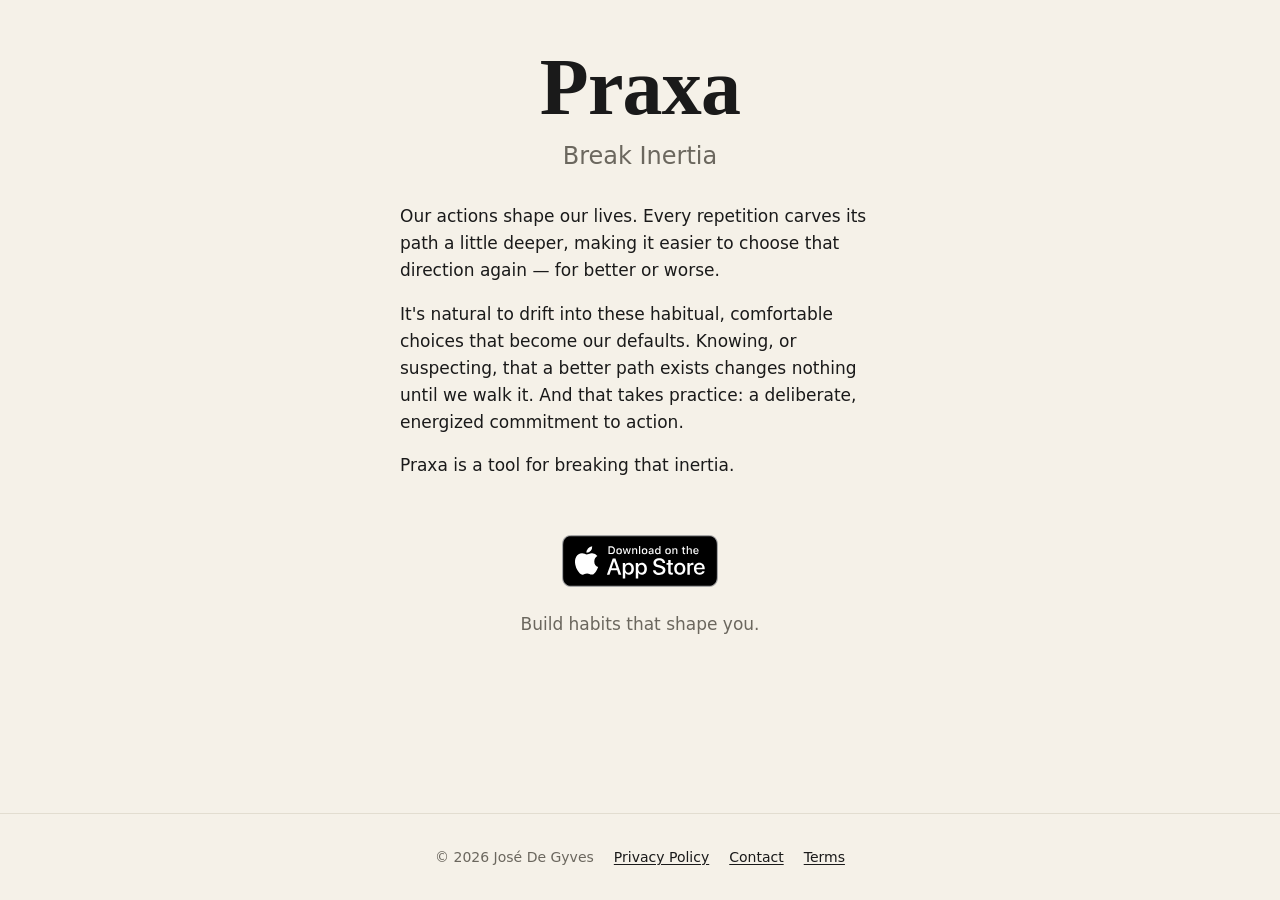
<file: index.html>
<!DOCTYPE html>
<html lang="en">
  <head>
    <meta charset="utf-8" />
    <meta name="viewport" content="width=device-width, initial-scale=1" />
    <title>Praxa — Break Inertia</title>
    <meta
      name="description"
      content="A tool for shaping your life through deliberate habits."
    />
    <link rel="canonical" href="https://praxa.page/" />

    <!-- Icons -->
    <link rel="icon" type="image/png" sizes="32x32" href="/favicon-32.png" />
    <link rel="icon" type="image/png" sizes="16x16" href="/favicon-16.png" />
    <link rel="apple-touch-icon" href="/apple-touch-icon.png" />

    <!-- Open Graph / Twitter (link unfurl preview) -->
    <meta property="og:type" content="website" />
    <meta property="og:site_name" content="Praxa" />
    <meta property="og:title" content="Praxa — Break Inertia" />
    <meta
      property="og:description"
      content="A tool for shaping your life through deliberate habits."
    />
    <meta property="og:url" content="https://praxa.page/" />
    <meta property="og:image" content="https://praxa.page/og-image.png" />
    <meta property="og:image:width" content="1200" />
    <meta property="og:image:height" content="630" />
    <meta name="twitter:card" content="summary_large_image" />
    <meta name="twitter:title" content="Praxa — Break Inertia" />
    <meta
      name="twitter:description"
      content="A tool for shaping your life through deliberate habits."
    />
    <meta name="twitter:image" content="https://praxa.page/og-image.png" />

    <link rel="stylesheet" href="/style.css" />
  </head>
  <body>
    <main>
      <div class="wrap hero">
        <h1>Praxa</h1>
        <p class="tagline">Break Inertia</p>
        <div class="lede">
          <p>
            Our actions shape our lives. Every repetition carves its path a
            little deeper, making it easier to choose that direction again — for
            better or worse.
          </p>
          <p>
            It's natural to drift into these habitual, comfortable choices that
            become our defaults. Knowing, or suspecting, that a better path
            exists changes nothing until we walk it. And that takes practice: a
            deliberate, energized commitment to action.
          </p>
          <p>Praxa is a tool for breaking that inertia.</p>
        </div>
        <div class="cta">
          <a
            class="badge"
            href="https://apps.apple.com/app/id6791472199"
            aria-label="Download Praxa on the App Store"
            rel="noopener noreferrer"
          >
            <picture>
              <!-- Apple's official black badge on light, white badge on dark. -->
              <source
                srcset="/app-store-badge-white.svg"
                media="(prefers-color-scheme: dark)"
              />
              <img
                src="/app-store-badge.svg"
                alt="Download on the App Store"
                width="156"
                height="52"
              />
            </picture>
          </a>
          <p class="cta-note">Build habits that shape you.</p>
        </div>
      </div>
    </main>

    <footer class="site-foot">
      <div class="wrap footer-inner">
        <span class="copyright">© 2026 José De Gyves</span>
        <span class="footer-links">
          <a href="/privacy">Privacy Policy</a>
          <a href="/contact">Contact</a>
          <a
            href="https://www.apple.com/legal/internet-services/itunes/dev/stdeula/"
            target="_blank"
            rel="noopener noreferrer"
            >Terms</a
          >
        </span>
      </div>
    </footer>
  </body>
</html>
</file>
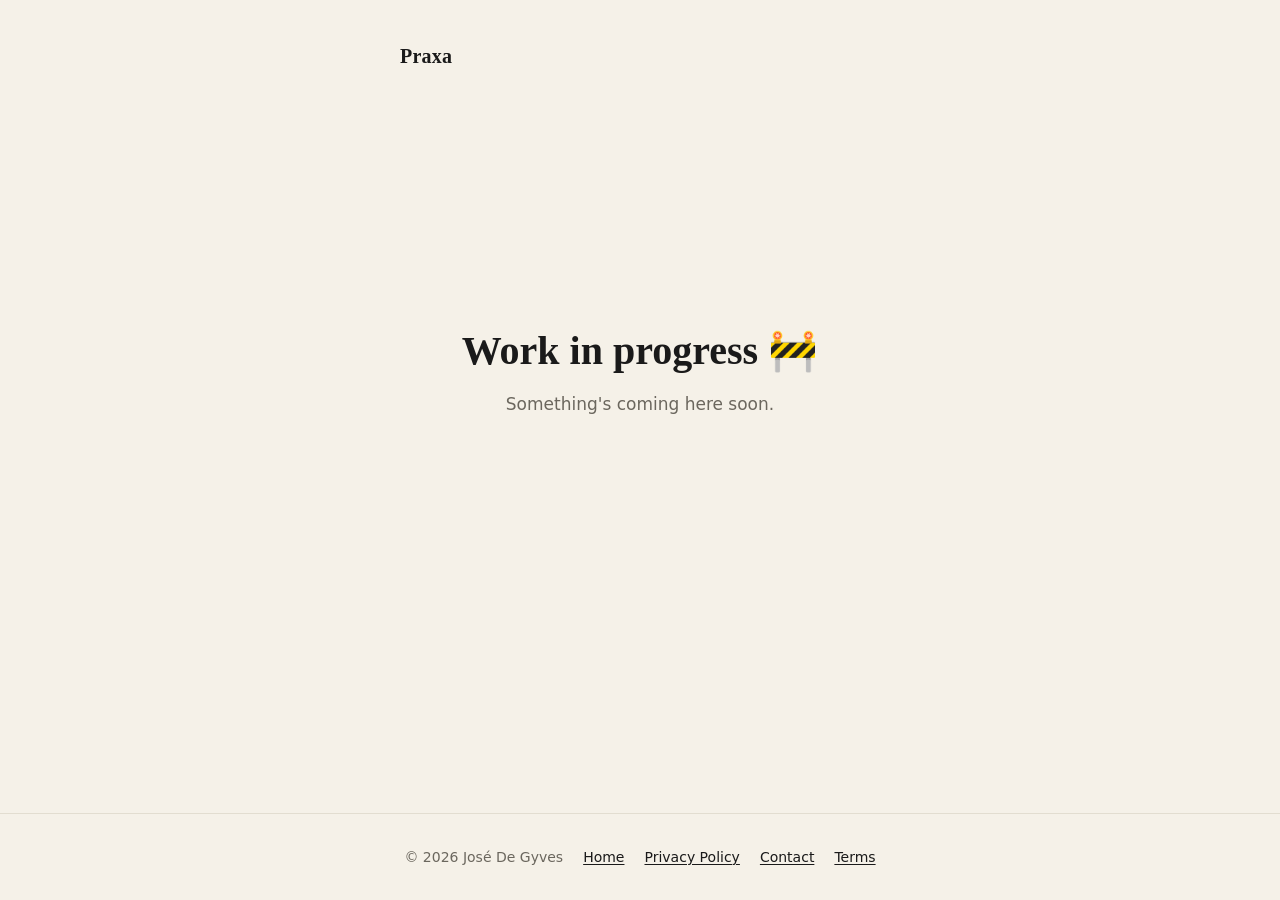
<file: about/index.html>
<!DOCTYPE html>
<html lang="en">
  <head>
    <meta charset="utf-8" />
    <meta name="viewport" content="width=device-width, initial-scale=1" />
    <title>About — Praxa</title>
    <meta name="description" content="About Praxa." />
    <link rel="canonical" href="https://praxa.page/about" />

    <link rel="icon" type="image/png" sizes="32x32" href="/favicon-32.png" />
    <link rel="icon" type="image/png" sizes="16x16" href="/favicon-16.png" />
    <link rel="apple-touch-icon" href="/apple-touch-icon.png" />

    <link rel="stylesheet" href="/style.css" />
  </head>
  <body>
    <header class="site-head">
      <div class="wrap"><a href="/">Praxa</a></div>
    </header>

    <main>
      <div class="wrap centered">
        <h1>Work in progress 🚧</h1>
        <p>Something's coming here soon.</p>
      </div>
    </main>

    <footer class="site-foot">
      <div class="wrap footer-inner">
        <span class="copyright">© 2026 José De Gyves</span>
        <span class="footer-links">
          <a href="/">Home</a>
          <a href="/privacy">Privacy Policy</a>
          <a href="/contact">Contact</a>
          <a
            href="https://www.apple.com/legal/internet-services/itunes/dev/stdeula/"
            target="_blank"
            rel="noopener noreferrer"
            >Terms</a
          >
        </span>
      </div>
    </footer>
  </body>
</html>
</file>
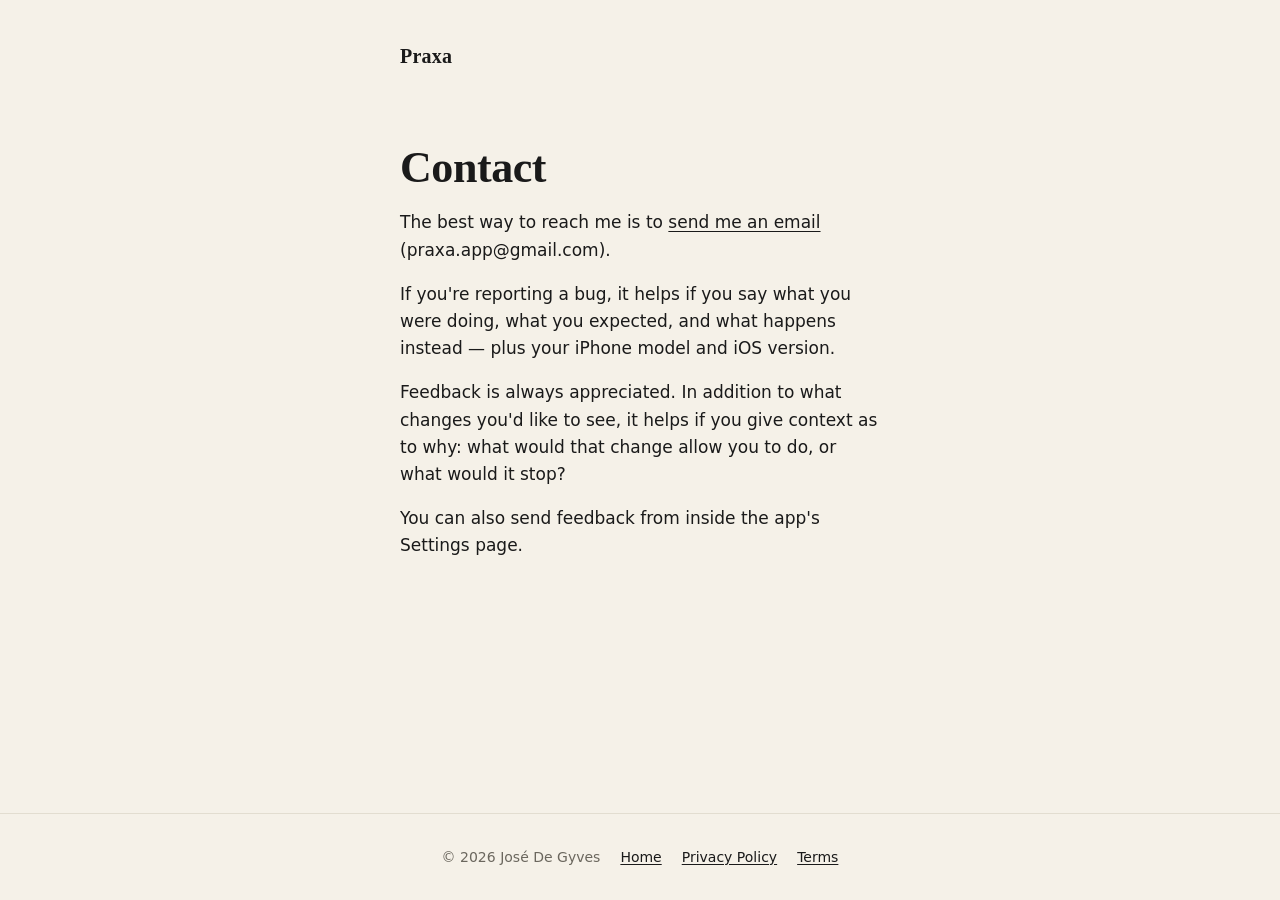
<file: contact/index.html>
<!DOCTYPE html>
<html lang="en">
  <head>
    <meta charset="utf-8" />
    <meta name="viewport" content="width=device-width, initial-scale=1" />
    <title>Contact — Praxa</title>
    <meta
      name="description"
      content="How to get in touch about Praxa — support, bugs, questions, and feedback."
    />
    <link rel="canonical" href="https://praxa.page/contact" />

    <link rel="icon" type="image/png" sizes="32x32" href="/favicon-32.png" />
    <link rel="icon" type="image/png" sizes="16x16" href="/favicon-16.png" />
    <link rel="apple-touch-icon" href="/apple-touch-icon.png" />

    <meta property="og:type" content="website" />
    <meta property="og:site_name" content="Praxa" />
    <meta property="og:title" content="Contact — Praxa" />
    <meta
      property="og:description"
      content="How to get in touch about Praxa — support, bugs, questions, and feedback."
    />
    <meta property="og:url" content="https://praxa.page/contact" />
    <meta property="og:image" content="https://praxa.page/og-image.png" />

    <link rel="stylesheet" href="/style.css" />
  </head>
  <body>
    <header class="site-head">
      <div class="wrap"><a href="/">Praxa</a></div>
    </header>

    <main>
      <article class="wrap prose">
        <h1>Contact</h1>

        <p>
          The best way to reach me is to
          <a href="mailto:praxa.app@gmail.com?subject=Praxa"
            >send me an email</a
          >
          (praxa.app@gmail.com).
        </p>

        <p>
          If you're reporting a bug, it helps if you say what you were doing,
          what you expected, and what happens instead — plus your iPhone model
          and iOS version.
        </p>

        <p>
          Feedback is always appreciated. In addition to what changes you'd like
          to see, it helps if you give context as to why: what would that change
          allow you to do, or what would it stop?
        </p>

        <p>You can also send feedback from inside the app's Settings page.</p>
      </article>
    </main>

    <footer class="site-foot">
      <div class="wrap footer-inner">
        <span class="copyright">© 2026 José De Gyves</span>
        <span class="footer-links">
          <a href="/">Home</a>
          <a href="/privacy">Privacy Policy</a>
          <a
            href="https://www.apple.com/legal/internet-services/itunes/dev/stdeula/"
            target="_blank"
            rel="noopener noreferrer"
            >Terms</a
          >
        </span>
      </div>
    </footer>
  </body>
</html>
</file>
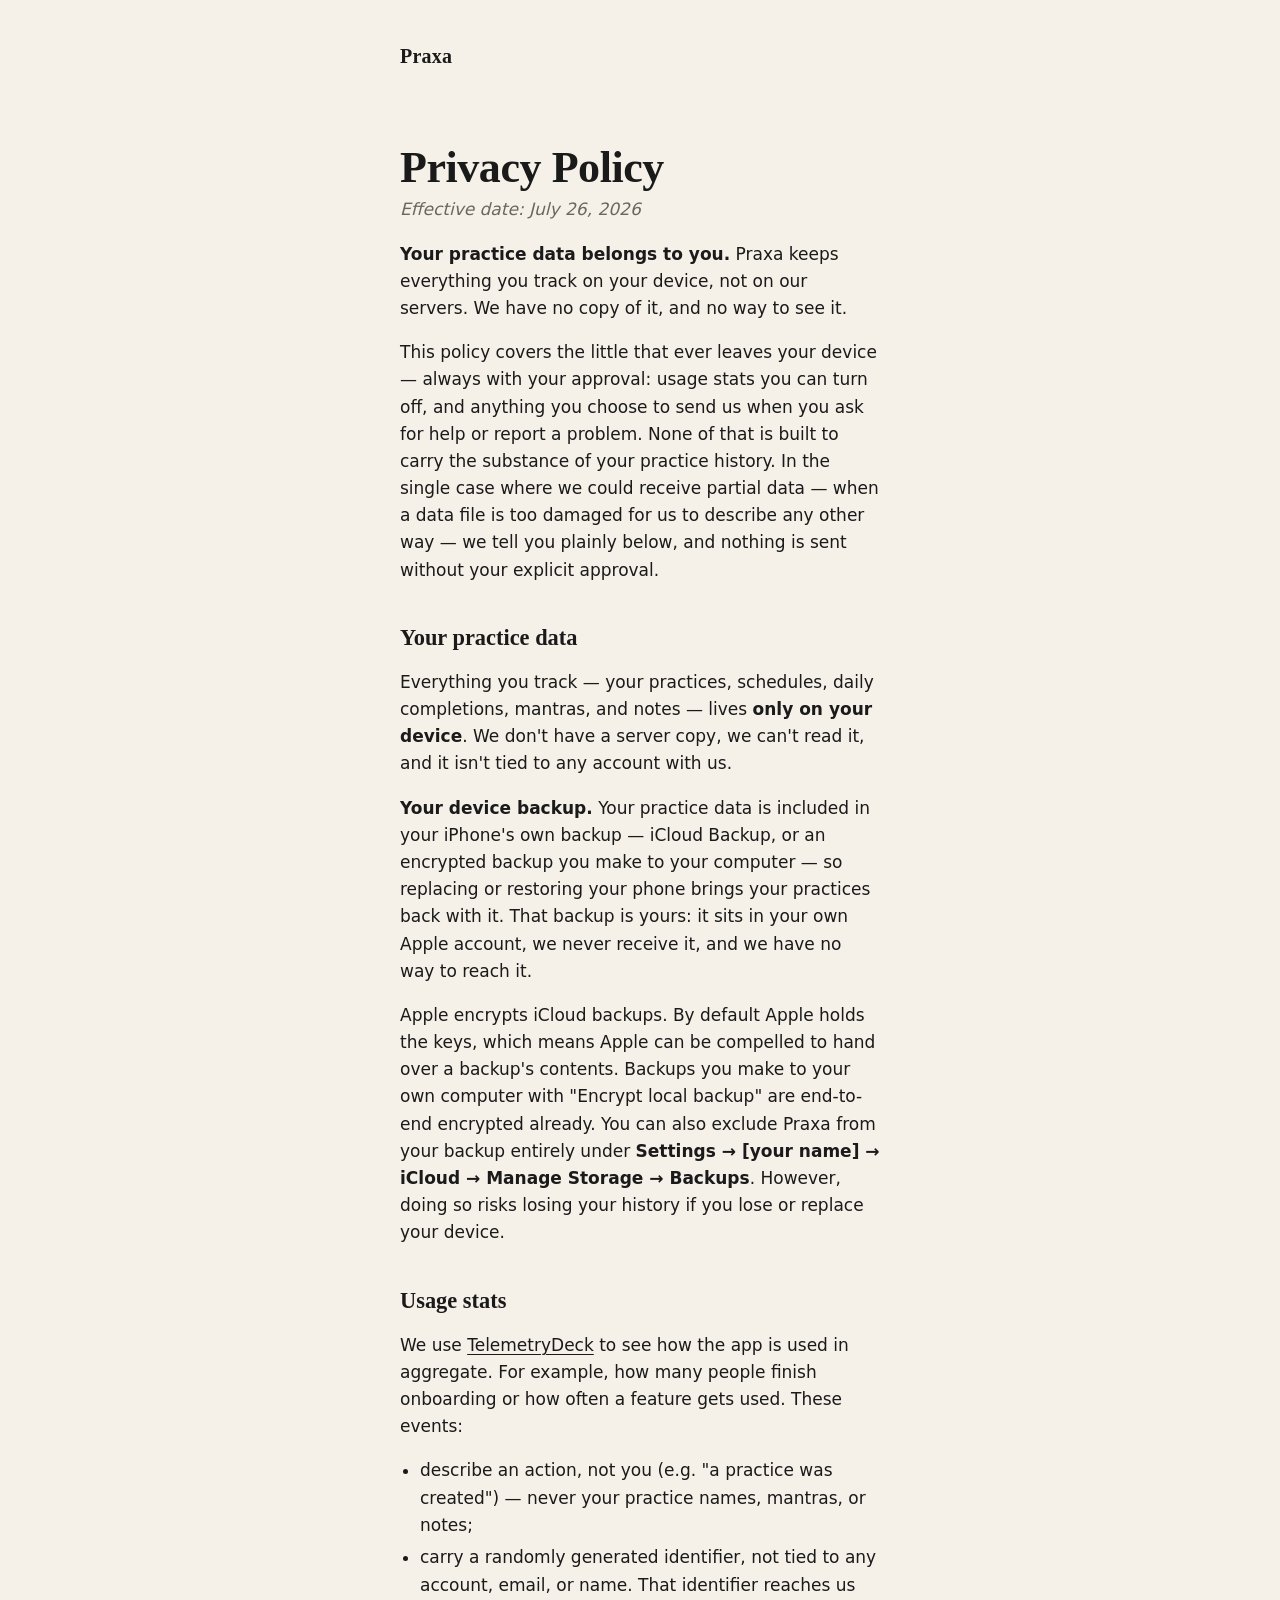
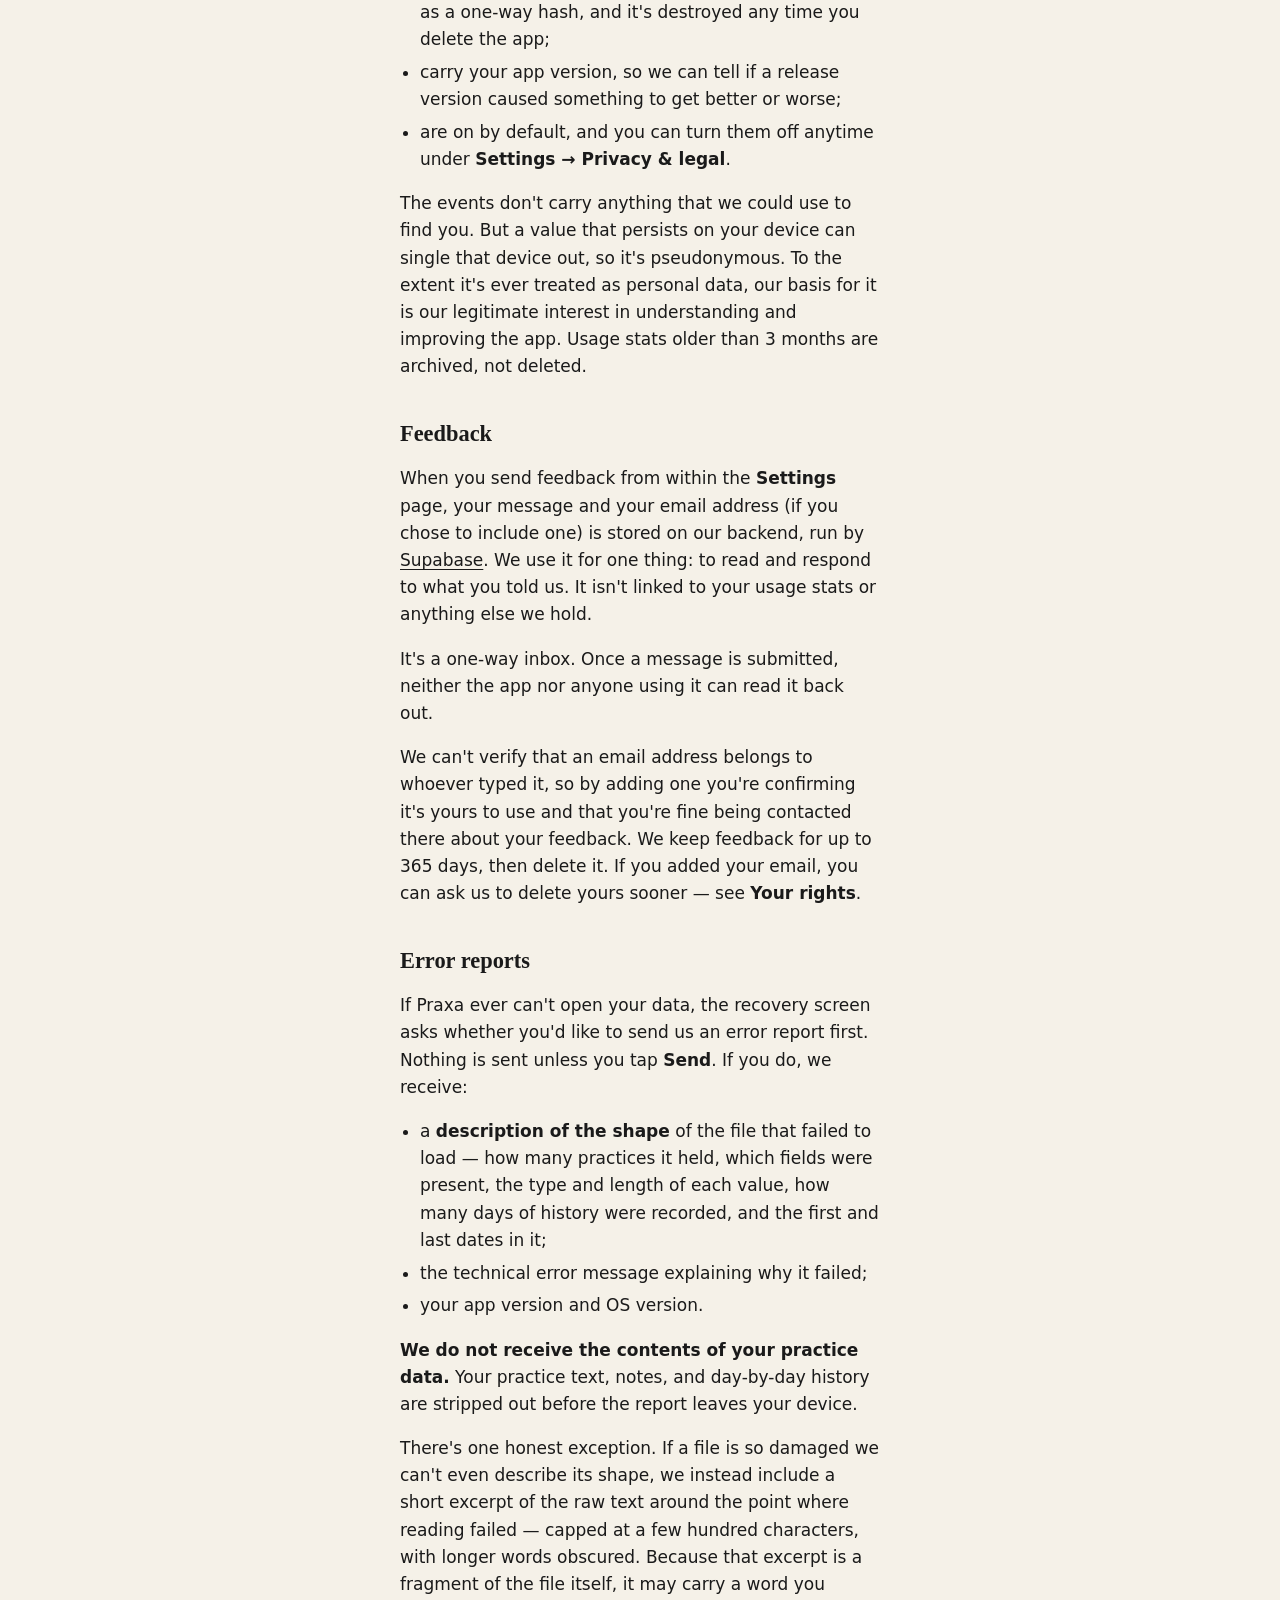
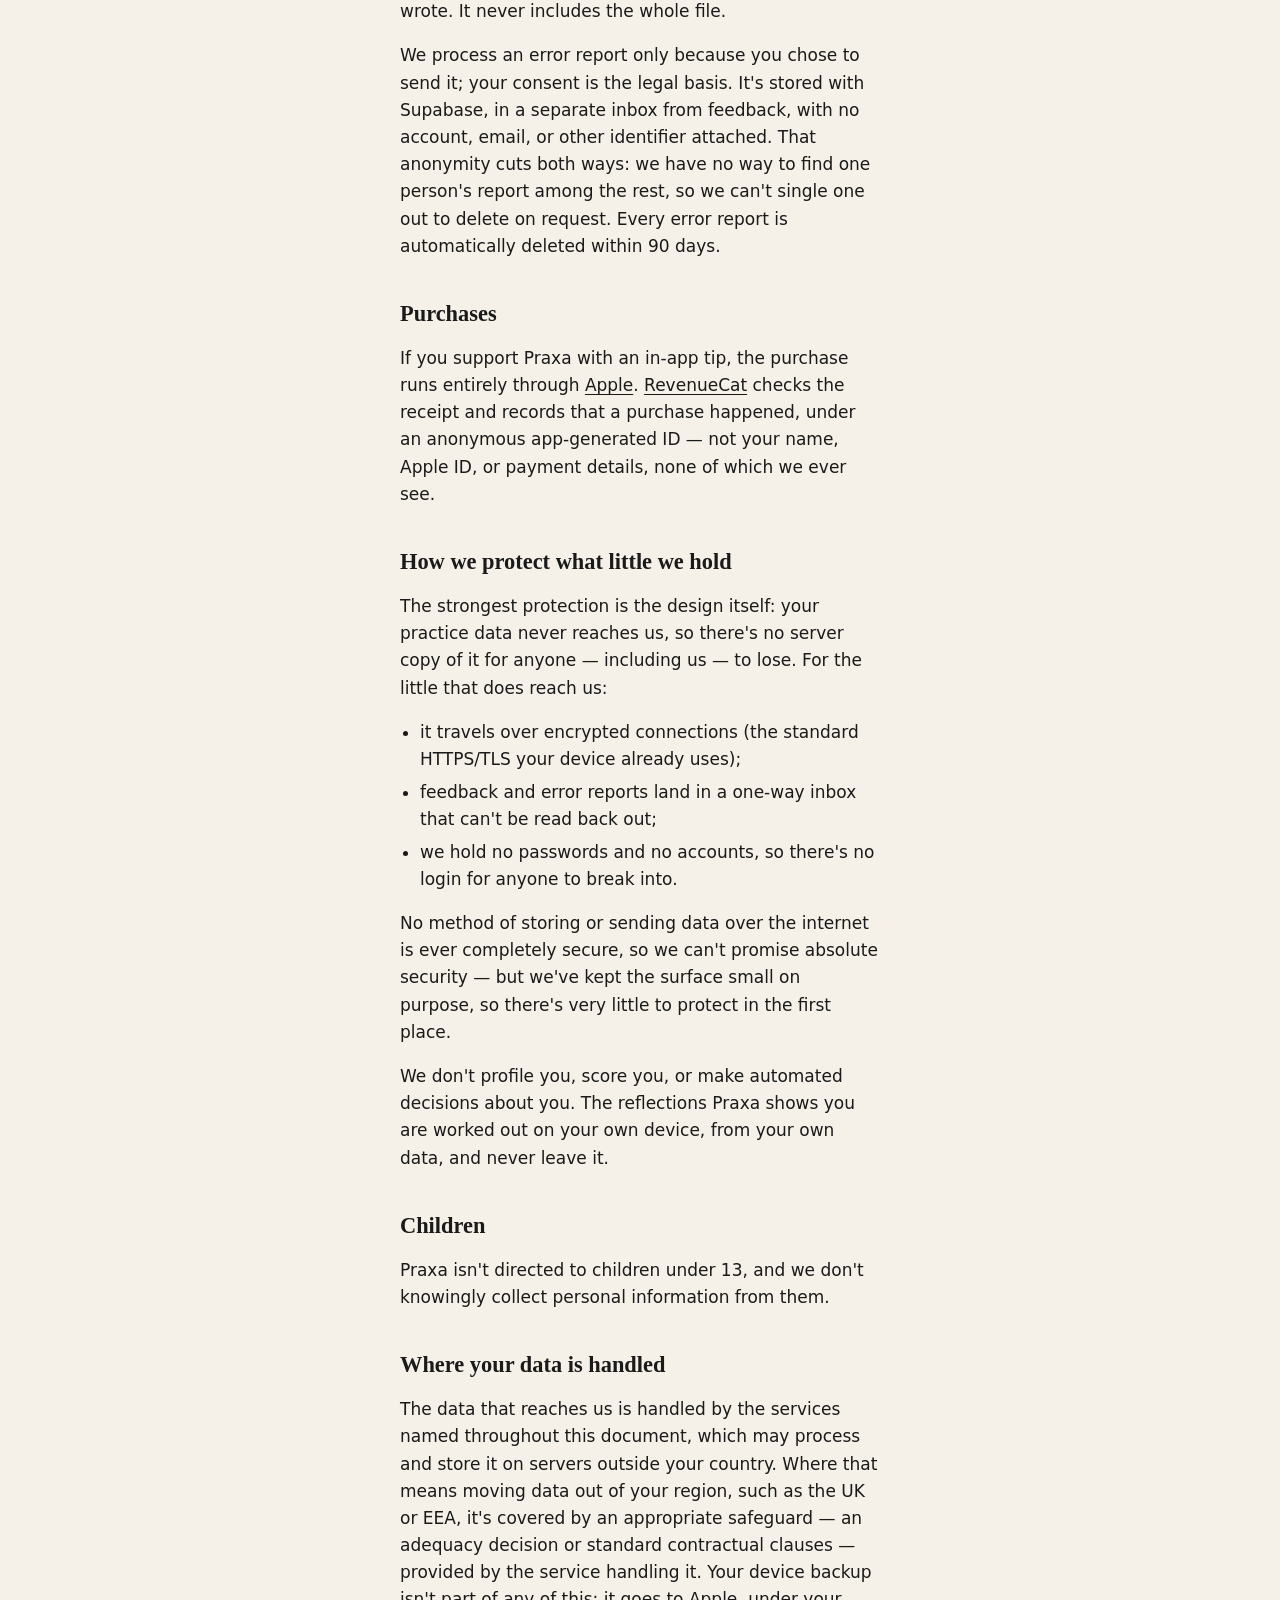
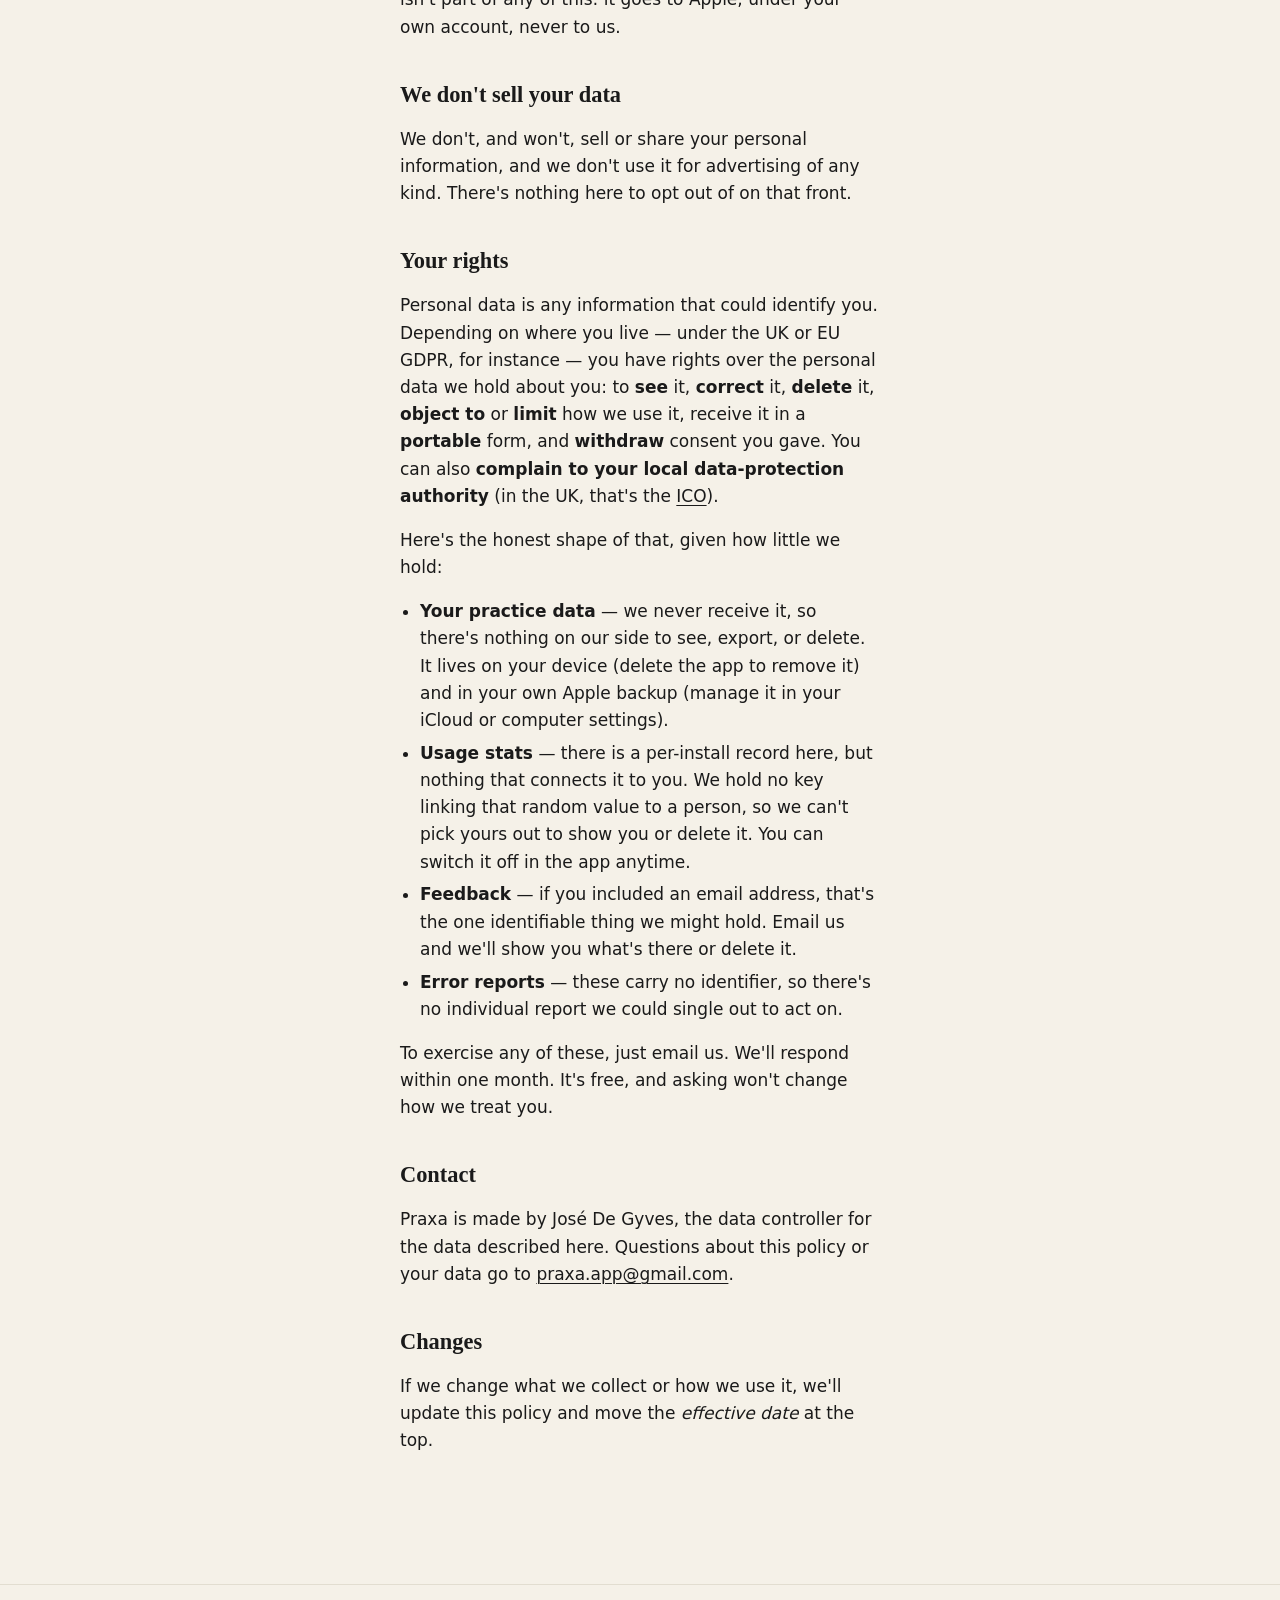
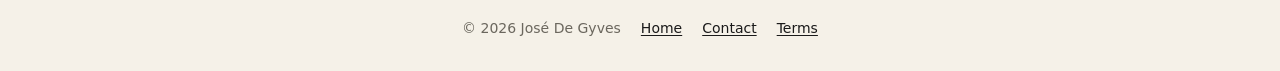
<file: privacy/index.html>
<!DOCTYPE html>
<html lang="en">
  <head>
    <meta charset="utf-8" />
    <meta name="viewport" content="width=device-width, initial-scale=1" />
    <title>Privacy Policy — Praxa</title>
    <meta
      name="description"
      content="How Praxa handles your data. Your practice data belongs to you — Praxa keeps it on your device, not on our servers."
    />
    <link rel="canonical" href="https://praxa.page/privacy" />

    <link rel="icon" type="image/png" sizes="32x32" href="/favicon-32.png" />
    <link rel="icon" type="image/png" sizes="16x16" href="/favicon-16.png" />
    <link rel="apple-touch-icon" href="/apple-touch-icon.png" />

    <meta property="og:type" content="article" />
    <meta property="og:site_name" content="Praxa" />
    <meta property="og:title" content="Privacy Policy — Praxa" />
    <meta
      property="og:description"
      content="How Praxa handles your data. Your practice data belongs to you — Praxa keeps it on your device, not on our servers."
    />
    <meta property="og:url" content="https://praxa.page/privacy" />
    <meta property="og:image" content="https://praxa.page/og-image.png" />

    <link rel="stylesheet" href="/style.css" />
  </head>
  <body>
    <header class="site-head">
      <div class="wrap"><a href="/">Praxa</a></div>
    </header>

    <main>
      <article class="wrap prose">
        <h1>Privacy Policy</h1>
        <p class="effective">Effective date: July 26, 2026</p>

        <p>
          <strong>Your practice data belongs to you.</strong> Praxa keeps
          everything you track on your device, not on our servers. We have no
          copy of it, and no way to see it.
        </p>

        <p>
          This policy covers the little that ever leaves your device — always
          with your approval: usage stats you can turn off, and
          anything you choose to send us when you ask for help or report a
          problem. None of that is built to carry the substance of your
          practice history. In the single case where we could receive partial
          data — when a data file is too damaged for us to describe any other
          way — we tell you plainly below, and nothing is sent without your
          explicit approval.
        </p>

        <h2>Your practice data</h2>
        <p>
          Everything you track — your practices, schedules, daily
          completions, mantras, and notes — lives
          <strong>only on your device</strong>. We don't have a server copy,
          we can't read it, and it isn't tied to any account with us.
        </p>
        <p>
          <strong>Your device backup.</strong> Your practice data is included
          in your iPhone's own backup — iCloud Backup, or an encrypted backup
          you make to your computer — so replacing or restoring your phone
          brings your practices back with it. That backup is yours: it sits
          in your own Apple account, we never receive it, and we have no way
          to reach it.
        </p>
        <p>
          Apple encrypts iCloud backups. By default Apple holds the keys,
          which means Apple can be compelled to hand over a backup's
          contents. Backups you make to your own computer with "Encrypt local
          backup" are end-to-end encrypted already. You can also exclude
          Praxa from your backup entirely under
          <strong>Settings → [your name] → iCloud → Manage Storage → Backups</strong>.
          However, doing so risks losing your history if you lose or replace
          your device.
        </p>

        <h2>Usage stats</h2>
        <p>
          We use
          <a href="https://telemetrydeck.com/" target="_blank" rel="noopener noreferrer"
            >TelemetryDeck</a
          >
          to see how the app is used in aggregate. For example, how many
          people finish onboarding or how often a feature gets used. These
          events:
        </p>
        <ul>
          <li>
            describe an action, not you (e.g. "a practice was created") —
            never your practice names, mantras, or notes;
          </li>
          <li>
            carry a randomly generated identifier, not tied to any account,
            email, or name. That identifier reaches us as a one-way hash, and
            it's destroyed any time you delete the app;
          </li>
          <li>
            carry your app version, so we can tell if a release version caused
            something to get better or worse;
          </li>
          <li>
            are on by default, and you can turn them off anytime under
            <strong>Settings → Privacy &amp; legal</strong>.
          </li>
        </ul>
        <p>
          The events don't carry anything that we could use to find you. But a
          value that persists on your device can single that device out, so
          it's pseudonymous. To the extent it's ever treated as personal data,
          our basis for it is our legitimate interest in understanding and
          improving the app. Usage stats older than 3 months are archived, not
          deleted.
        </p>

        <h2>Feedback</h2>
        <p>
          When you send feedback from within the <strong>Settings</strong>
          page, your message and your email address (if you chose to include
          one) is stored on our backend, run by
          <a href="https://supabase.com/" target="_blank" rel="noopener noreferrer"
            >Supabase</a
          >. We use it for one thing: to read and respond to what you told
          us. It isn't linked to your usage stats or anything else we hold.
        </p>
        <p>
          It's a one-way inbox. Once a message is submitted, neither the app
          nor anyone using it can read it back out.
        </p>
        <p>
          We can't verify that an email address belongs to whoever typed it,
          so by adding one you're confirming it's yours to use and that
          you're fine being contacted there about your feedback. We keep
          feedback for up to 365 days, then delete it. If you added your
          email, you can ask us to delete yours sooner — see
          <strong>Your rights</strong>.
        </p>

        <h2>Error reports</h2>
        <p>
          If Praxa ever can't open your data, the recovery screen asks
          whether you'd like to send us an error report first. Nothing is
          sent unless you tap <strong>Send</strong>. If you do, we receive:
        </p>
        <ul>
          <li>
            a <strong>description of the shape</strong> of the file that
            failed to load — how many practices it held, which fields were
            present, the type and length of each value, how many days of
            history were recorded, and the first and last dates in it;
          </li>
          <li>the technical error message explaining why it failed;</li>
          <li>your app version and OS version.</li>
        </ul>
        <p>
          <strong>We do not receive the contents of your practice data.</strong>
          Your practice text, notes, and day-by-day history are stripped out
          before the report leaves your device.
        </p>
        <p>
          There's one honest exception. If a file is so damaged we can't even
          describe its shape, we instead include a short excerpt of the raw
          text around the point where reading failed — capped at a few
          hundred characters, with longer words obscured. Because that
          excerpt is a fragment of the file itself, it may carry a word you
          wrote. It never includes the whole file.
        </p>
        <p>
          We process an error report only because you chose to send it; your
          consent is the legal basis. It's stored with Supabase, in a
          separate inbox from feedback, with no account, email, or other
          identifier attached. That anonymity cuts both ways: we have no way
          to find one person's report among the rest, so we can't single one
          out to delete on request. Every error report is automatically
          deleted within 90 days.
        </p>

        <h2>Purchases</h2>
        <p>
          If you support Praxa with an in-app tip, the purchase runs entirely
          through
          <a href="https://www.apple.com/legal/privacy/" target="_blank" rel="noopener noreferrer"
            >Apple</a
          >.
          <a href="https://www.revenuecat.com/" target="_blank" rel="noopener noreferrer"
            >RevenueCat</a
          >
          checks the receipt and records that a purchase happened, under an
          anonymous app-generated ID — not your name, Apple ID, or payment
          details, none of which we ever see.
        </p>

        <h2>How we protect what little we hold</h2>
        <p>
          The strongest protection is the design itself: your practice data
          never reaches us, so there's no server copy of it for anyone —
          including us — to lose. For the little that does reach us:
        </p>
        <ul>
          <li>
            it travels over encrypted connections (the standard HTTPS/TLS
            your device already uses);
          </li>
          <li>
            feedback and error reports land in a one-way inbox that can't be
            read back out;
          </li>
          <li>
            we hold no passwords and no accounts, so there's no login for
            anyone to break into.
          </li>
        </ul>
        <p>
          No method of storing or sending data over the internet is ever
          completely secure, so we can't promise absolute security — but
          we've kept the surface small on purpose, so there's very little to
          protect in the first place.
        </p>
        <p>
          We don't profile you, score you, or make automated decisions about
          you. The reflections Praxa shows you are worked out on your own
          device, from your own data, and never leave it.
        </p>

        <h2>Children</h2>
        <p>
          Praxa isn't directed to children under 13, and we don't knowingly
          collect personal information from them.
        </p>

        <h2>Where your data is handled</h2>
        <p>
          The data that reaches us is handled by the services named
          throughout this document, which may process and store it on
          servers outside your country. Where that means moving data out of
          your region, such as the UK or EEA, it's covered by an appropriate
          safeguard — an adequacy decision or standard contractual clauses —
          provided by the service handling it. Your device backup isn't part
          of any of this: it goes to Apple, under your own account, never to
          us.
        </p>

        <h2>We don't sell your data</h2>
        <p>
          We don't, and won't, sell or share your personal information, and
          we don't use it for advertising of any kind. There's nothing here
          to opt out of on that front.
        </p>

        <h2>Your rights</h2>
        <p>
          Personal data is any information that could identify you.
          Depending on where you live — under the UK or EU GDPR, for
          instance — you have rights over the personal data we hold about
          you: to <strong>see</strong> it, <strong>correct</strong> it,
          <strong>delete</strong> it, <strong>object to</strong> or
          <strong>limit</strong> how we use it, receive it in a
          <strong>portable</strong> form, and <strong>withdraw</strong>
          consent you gave. You can also
          <strong>complain to your local data-protection authority</strong>
          (in the UK, that's the
          <a href="https://ico.org.uk/" target="_blank" rel="noopener noreferrer">ICO</a>).
        </p>
        <p>Here's the honest shape of that, given how little we hold:</p>
        <ul>
          <li>
            <strong>Your practice data</strong> — we never receive it, so
            there's nothing on our side to see, export, or delete. It lives
            on your device (delete the app to remove it) and in your own
            Apple backup (manage it in your iCloud or computer settings).
          </li>
          <li>
            <strong>Usage stats</strong> — there is a per-install record
            here, but nothing that connects it to you. We hold no key linking
            that random value to a person, so we can't pick yours out to show
            you or delete it. You can switch it off in the app anytime.
          </li>
          <li>
            <strong>Feedback</strong> — if you included an email address,
            that's the one identifiable thing we might hold. Email us and
            we'll show you what's there or delete it.
          </li>
          <li>
            <strong>Error reports</strong> — these carry no identifier, so
            there's no individual report we could single out to act on.
          </li>
        </ul>
        <p>
          To exercise any of these, just email us. We'll respond within one
          month. It's free, and asking won't change how we treat you.
        </p>

        <h2>Contact</h2>
        <p>
          Praxa is made by José De Gyves, the data controller for the data
          described here. Questions about this policy or your data go to
          <a
            href="mailto:praxa.app@gmail.com?subject=Privacy%20policy%20or%20data%20question"
            >praxa.app@gmail.com</a
          >.
        </p>

        <h2>Changes</h2>
        <p>
          If we change what we collect or how we use it, we'll update this
          policy and move the <em>effective date</em> at the top.
        </p>
      </article>
    </main>

    <footer class="site-foot">
      <div class="wrap footer-inner">
        <span class="copyright">© 2026 José De Gyves</span>
        <span class="footer-links">
          <a href="/">Home</a>
          <a href="/contact">Contact</a>
          <a
            href="https://www.apple.com/legal/internet-services/itunes/dev/stdeula/"
            target="_blank"
            rel="noopener noreferrer"
            >Terms</a
          >
        </span>
      </div>
    </footer>
  </body>
</html>
</file>
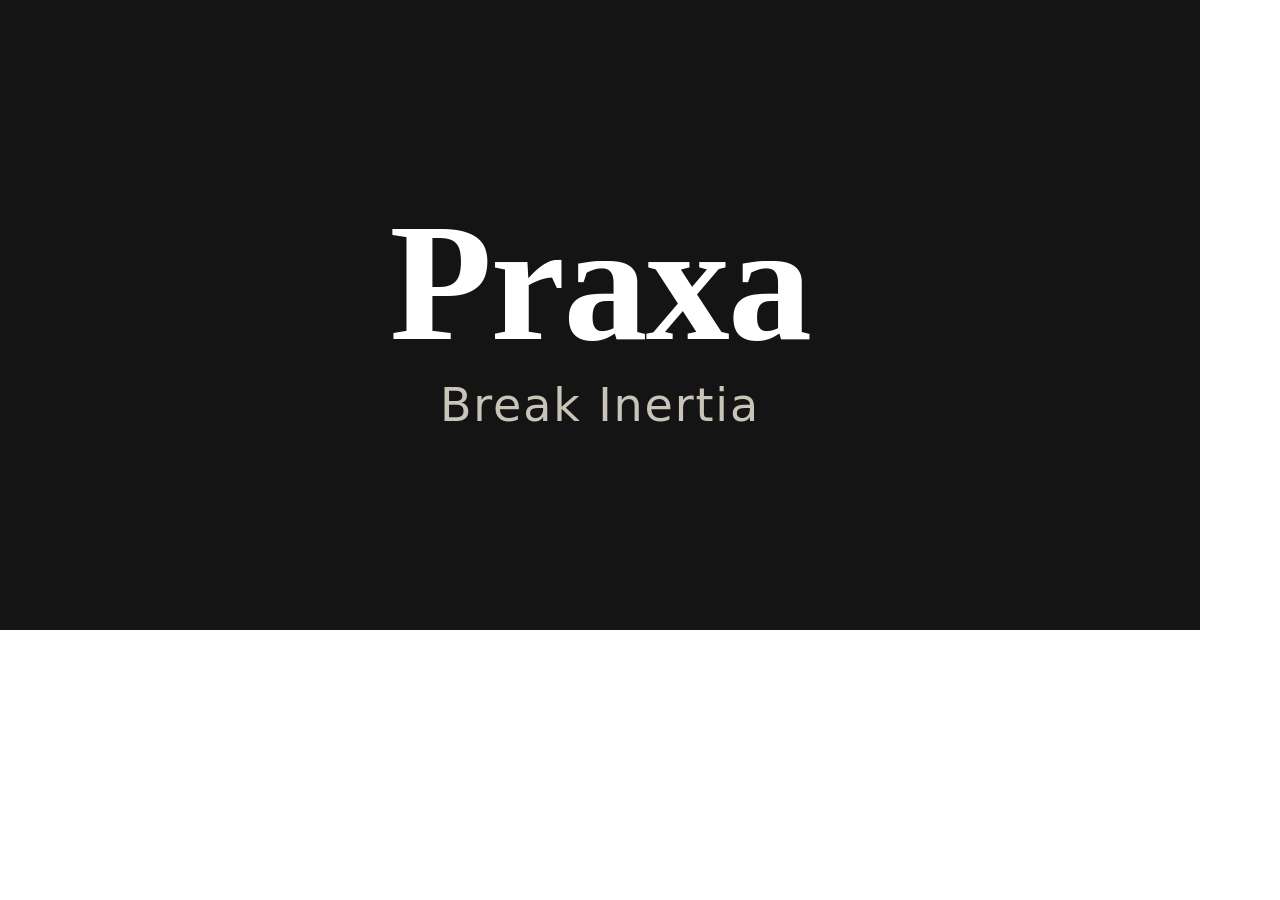
<file: _src/og-image.html>
<!DOCTYPE html>
<!-- Source for og-image.png. Regenerate after editing:
     npx puppeteer screenshot _src/og-image.html og-image.png \
       --viewport 1200x630  (see README) -->
<html lang="en">
  <head>
    <meta charset="utf-8" />
    <style>
      html,
      body {
        margin: 0;
        padding: 0;
      }
      .card {
        width: 1200px;
        height: 630px;
        background: #141414;
        color: #ffffff;
        display: flex;
        flex-direction: column;
        align-items: center;
        justify-content: center;
        gap: 12px;
        font-family: -apple-system, BlinkMacSystemFont, ui-sans-serif, system-ui,
          sans-serif;
      }
      .wordmark {
        font-family: ui-serif, "New York", Georgia, serif;
        font-weight: 600;
        font-size: 168px;
        letter-spacing: -0.01em;
        line-height: 1;
      }
      .tagline {
        font-size: 46px;
        letter-spacing: 0.04em;
        color: #c9c4b8;
      }
    </style>
  </head>
  <body>
    <div class="card">
      <div class="wordmark">Praxa</div>
      <div class="tagline">Break Inertia</div>
    </div>
  </body>
</html>
</file>
<file: style.css>
/* Praxa — shared stylesheet.
   Design tokens first (palette + type), then a small mobile-first layout.
   No framework, no JS. Apple system fonts via CSS generics: New York (serif)
   for titles, San Francisco (sans) for everything else, with graceful
   fallbacks on non-Apple platforms. */

:root {
  --font-serif: ui-serif, "New York", Georgia, "Times New Roman", serif;
  --font-sans: -apple-system, BlinkMacSystemFont, ui-sans-serif, "SF Pro Text",
    system-ui, "Segoe UI", Roboto, Helvetica, Arial, sans-serif;

  /* Light (default): ivory paper, near-black ink. */
  --bg: #f5f1e8;
  --text: #1a1a1a;
  --text-muted: #6b675e;
  --rule: #e2ddd0;
  --focus: #1a1a1a;

  --measure: 34rem; /* readable line length */
  --space: clamp(1.25rem, 4vw, 2rem);
}

@media (prefers-color-scheme: dark) {
  :root {
    /* Dark: charcoal, ivory ink (slightly softened so it doesn't vibrate). */
    --bg: #141414;
    --text: #ece7db;
    --text-muted: #9a958a;
    --rule: #2c2c2c;
    --focus: #ece7db;
  }
}

*,
*::before,
*::after {
  box-sizing: border-box;
}

html {
  -webkit-text-size-adjust: 100%;
}

body {
  margin: 0;
  min-height: 100vh;
  display: flex;
  flex-direction: column;
  background: var(--bg);
  color: var(--text);
  font-family: var(--font-sans);
  font-size: 1.0625rem;
  line-height: 1.6;
  -webkit-font-smoothing: antialiased;
  text-rendering: optimizeLegibility;
}

/* Shared page frame */
.wrap {
  width: 100%;
  max-width: var(--measure);
  margin-inline: auto;
  padding-inline: var(--space);
}

/* Site header (small wordmark that links home on interior pages) */
.site-head {
  padding-block: clamp(1.5rem, 5vw, 2.5rem);
}

.site-head a {
  font-family: var(--font-serif);
  font-size: 1.25rem;
  font-weight: 600;
  letter-spacing: 0.01em;
  color: var(--text);
  text-decoration: none;
}

.site-head a:hover {
  text-decoration: underline;
}

/* Main content grows to push the footer down */
main {
  flex: 1 0 auto;
  padding-block: clamp(1rem, 4vw, 2rem);
}

/* ---- Landing hero ---- */
.hero {
  /* Margin, not padding: min-height is border-box, so padding here would be
     absorbed by the box and shift the wordmark down by less than asked. */
  margin-top: 15px;
  min-height: 60vh;
  display: flex;
  flex-direction: column;
  justify-content: center;
  gap: 0.5rem;
  text-align: center;
}

.hero h1 {
  font-family: var(--font-serif);
  font-weight: 600;
  font-size: clamp(3rem, 14vw, 5rem);
  line-height: 1.02;
  letter-spacing: -0.01em;
  margin: 0;
}

.hero .tagline {
  font-size: clamp(1.125rem, 5vw, 1.5rem);
  color: var(--text-muted);
  margin: 0;
}

/* Left-aligned inside a centered hero: the block is multi-paragraph, and
   centered body text gets hard to scan past a couple of lines. */
.hero .lede {
  max-width: 30rem;
  margin: 1.25rem auto 0;
  color: var(--text);
  text-align: left;
}

.hero .lede p {
  margin: 0 0 1rem;
}

.hero .lede p:last-child {
  margin-bottom: 0;
}

.hero .cta {
  margin-top: calc(2rem + 15px);
}

/* Plain-language line under the badge — the one place the page says, in the
   familiar term, what Praxa is. Centered even though the lede is flush-left. */
.hero .cta-note {
  margin: 1rem 0 0;
  color: var(--text-muted);
}

/* Official Apple badge — fixed height per Apple's guidelines, unmodified art. */
.badge {
  display: inline-block;
  border-radius: 8px;
}

.badge img {
  height: 52px;
  width: auto;
  display: block;
}

.badge:focus-visible {
  outline: 2px solid var(--focus);
  outline-offset: 4px;
}

/* ---- Prose (privacy policy) ---- */
.prose h1 {
  font-family: var(--font-serif);
  font-weight: 600;
  font-size: clamp(2rem, 8vw, 2.75rem);
  line-height: 1.1;
  letter-spacing: -0.01em;
  margin: 0 0 0.25rem;
}

.prose .effective {
  color: var(--text-muted);
  font-style: italic;
  margin-top: 0;
}

.prose h2 {
  font-family: var(--font-serif);
  font-weight: 600;
  font-size: 1.4rem;
  line-height: 1.25;
  margin: 2.5rem 0 0.5rem;
}

.prose p,
.prose li {
  color: var(--text);
}

.prose ul {
  padding-left: 1.25rem;
}

.prose li {
  margin-block: 0.35rem;
}

.prose strong {
  font-weight: 600;
}

/* ---- About placeholder ---- */
.centered {
  min-height: 50vh;
  display: flex;
  flex-direction: column;
  justify-content: center;
  align-items: center;
  text-align: center;
  gap: 0.5rem;
}

.centered h1 {
  font-family: var(--font-serif);
  font-weight: 600;
  font-size: clamp(1.75rem, 7vw, 2.5rem);
  margin: 0;
}

.centered p {
  color: var(--text-muted);
  margin: 0;
}

/* ---- Links: never color-only. Underlined by default (monochrome palette). ---- */
a {
  color: var(--text);
}

.prose a,
.footer-links a {
  color: var(--text);
  text-decoration: underline;
  text-underline-offset: 0.15em;
  text-decoration-thickness: 1px;
}

.prose a:hover,
.footer-links a:hover {
  text-decoration-thickness: 2px;
}

/* ---- Footer ---- */
.site-foot {
  flex-shrink: 0;
  border-top: 1px solid var(--rule);
  margin-top: clamp(3rem, 10vw, 5rem);
  padding-block: 2rem;
  color: var(--text-muted);
  font-size: 0.875rem;
}

.site-foot .footer-inner {
  display: flex;
  flex-wrap: wrap;
  align-items: center;
  justify-content: center;
  gap: 0.5rem 1.25rem;
  text-align: center;
}

.footer-links {
  display: flex;
  flex-wrap: wrap;
  gap: 0.5rem 1.25rem;
}

.copyright {
  white-space: nowrap;
}

/* ---- Focus + motion ---- */
:focus-visible {
  outline: 2px solid var(--focus);
  outline-offset: 2px;
  border-radius: 2px;
}

@media (prefers-reduced-motion: reduce) {
  * {
    animation: none !important;
    transition: none !important;
  }
}
</file>
